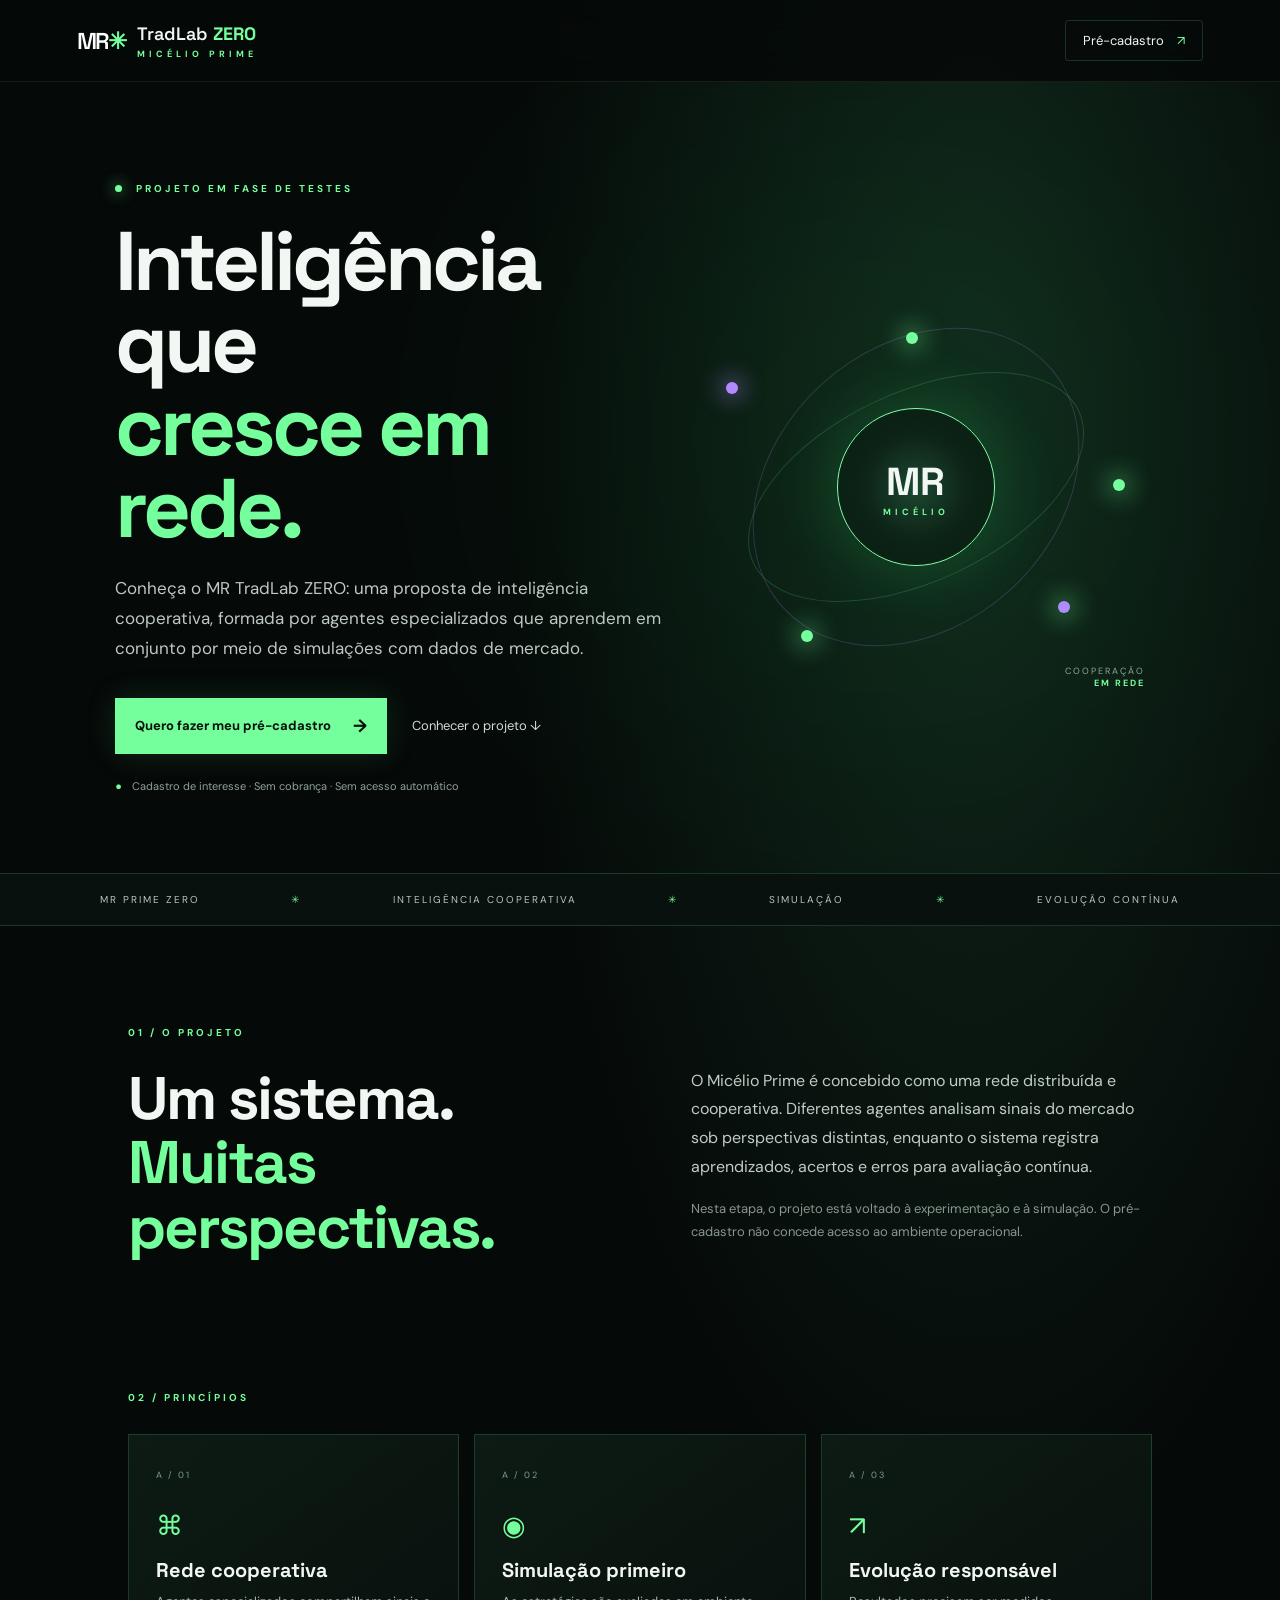
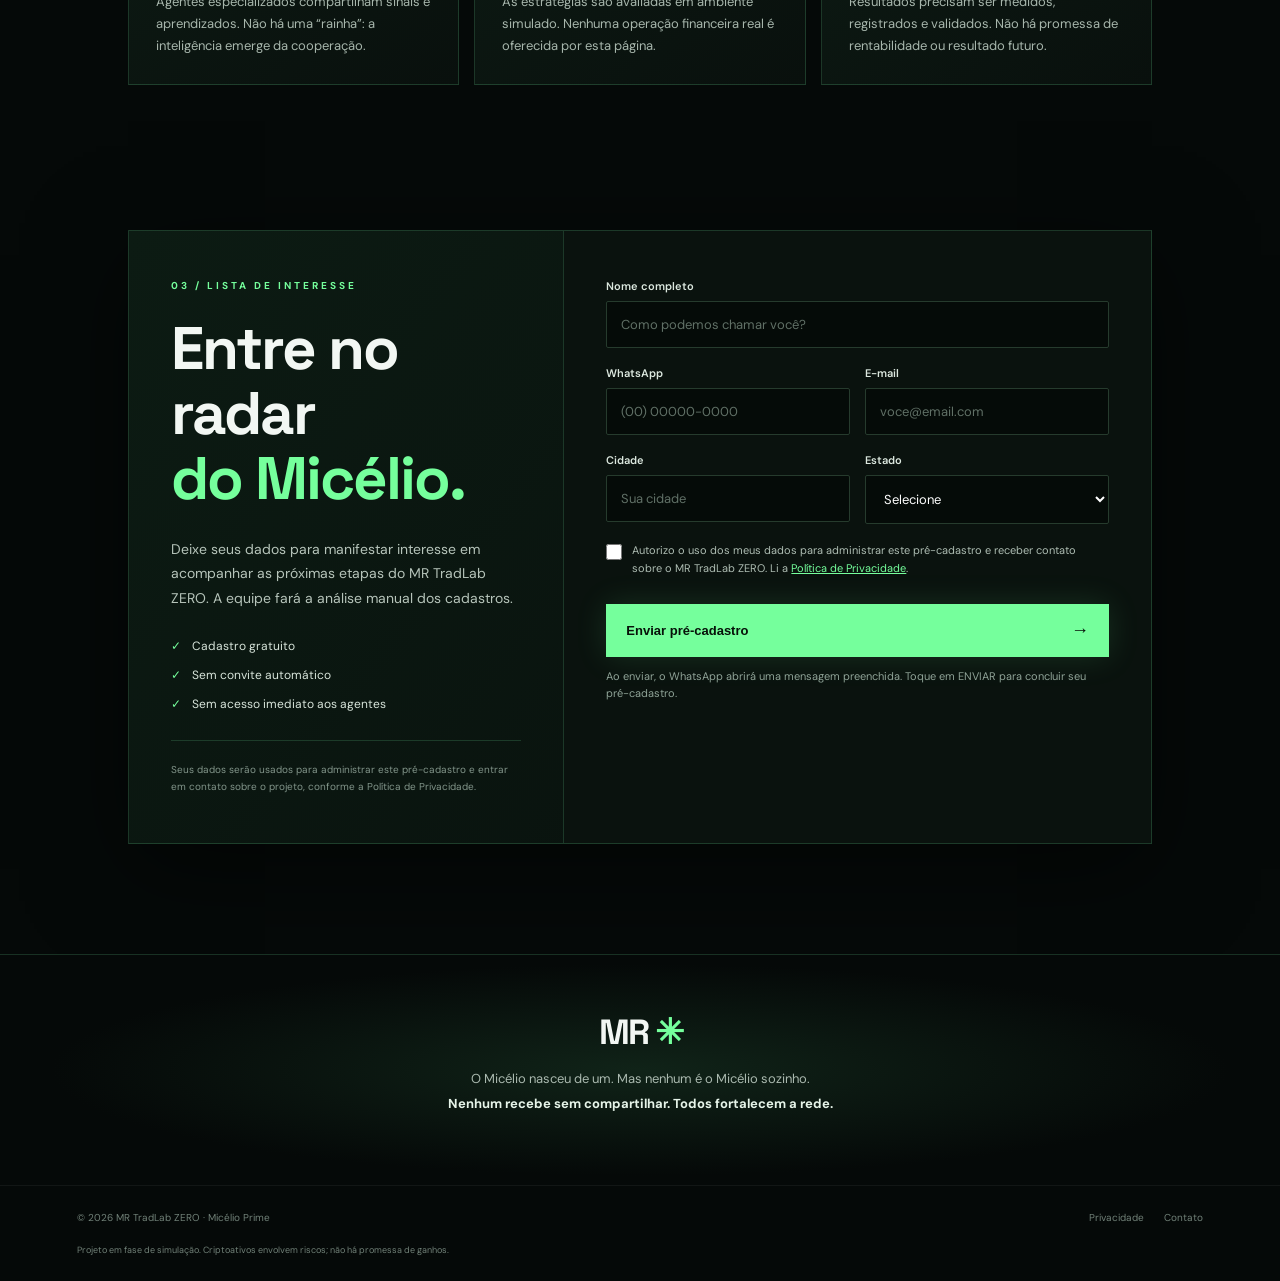
<file: index.html>
<!doctype html>
<html lang="pt-BR">
<head>
<meta charset="utf-8"><meta name="viewport" content="width=device-width,initial-scale=1">
<meta name="theme-color" content="#050a09">
<meta name="description" content="MR TradLab ZERO — Micélio Prime. Pré-cadastro para acompanhar um projeto de inteligência cooperativa em simulação de mercado.">
<title>MR TradLab ZERO | Micélio Prime</title>
<link rel="preconnect" href="https://fonts.googleapis.com"><link rel="preconnect" href="https://fonts.gstatic.com" crossorigin>
<link href="https://fonts.googleapis.com/css2?family=DM+Sans:wght@400;500;600;700&family=Space+Grotesk:wght@400;500;600;700&display=swap" rel="stylesheet">
<link rel="stylesheet" href="styles.css">
</head>
<body>
<header class="topbar"><a class="brand" href="#inicio" aria-label="MR TradLab ZERO início"><span class="brand-mark">MR<span>✳</span></span><span>TradLab <b>ZERO</b><small>MICÉLIO PRIME</small></span></a><a class="nav-cta" href="#cadastro">Pré-cadastro <span>↗</span></a></header>
<main>
<section class="hero" id="inicio">
<div class="hero-glow"></div><div class="hero-copy">
<div class="eyebrow"><i></i> PROJETO EM FASE DE TESTES</div>
<h1>Inteligência que<br><em>cresce em rede.</em></h1>
<p class="lead">Conheça o MR TradLab ZERO: uma proposta de inteligência cooperativa, formada por agentes especializados que aprendem em conjunto por meio de simulações com dados de mercado.</p>
<div class="hero-actions"><a class="button primary" href="#cadastro">Quero fazer meu pré-cadastro <span>→</span></a><a class="text-link" href="#projeto">Conhecer o projeto ↓</a></div>
<div class="trust-line"><span>●</span> Cadastro de interesse · Sem cobrança · Sem acesso automático</div>
</div>
<div class="network-art" aria-hidden="true"><div class="orbit orbit-a"></div><div class="orbit orbit-b"></div><div class="core"><span>MR</span><small>MICÉLIO</small></div><i class="node n1"></i><i class="node n2"></i><i class="node n3"></i><i class="node n4"></i><i class="node n5"></i><div class="art-label">COOPERAÇÃO<br><b>EM REDE</b></div></div>
</section>
<section class="ticker"><span>MR PRIME ZERO</span><i>✳</i><span>INTELIGÊNCIA COOPERATIVA</span><i>✳</i><span>SIMULAÇÃO</span><i>✳</i><span>EVOLUÇÃO CONTÍNUA</span></section>
<section class="section intro" id="projeto"><div class="section-kicker">01 / O PROJETO</div><div class="intro-grid"><h2>Um sistema.<br><em>Muitas perspectivas.</em></h2><div><p>O Micélio Prime é concebido como uma rede distribuída e cooperativa. Diferentes agentes analisam sinais do mercado sob perspectivas distintas, enquanto o sistema registra aprendizados, acertos e erros para avaliação contínua.</p><p class="muted">Nesta etapa, o projeto está voltado à experimentação e à simulação. O pré-cadastro não concede acesso ao ambiente operacional.</p></div></div></section>
<section class="section pillars"><div class="section-kicker">02 / PRINCÍPIOS</div><div class="cards">
<article class="info-card"><span class="card-index">A / 01</span><div class="card-icon">⌘</div><h3>Rede cooperativa</h3><p>Agentes especializados compartilham sinais e aprendizados. Não há uma “rainha”: a inteligência emerge da cooperação.</p></article>
<article class="info-card"><span class="card-index">A / 02</span><div class="card-icon">◉</div><h3>Simulação primeiro</h3><p>As estratégias são avaliadas em ambiente simulado. Nenhuma operação financeira real é oferecida por esta página.</p></article>
<article class="info-card"><span class="card-index">A / 03</span><div class="card-icon">↗</div><h3>Evolução responsável</h3><p>Resultados precisam ser medidos, registrados e validados. Não há promessa de rentabilidade ou resultado futuro.</p></article>
</div></section>
<section class="section signup" id="cadastro"><div class="signup-panel"><div class="signup-copy"><div class="section-kicker">03 / LISTA DE INTERESSE</div><h2>Entre no radar<br><em>do Micélio.</em></h2><p>Deixe seus dados para manifestar interesse em acompanhar as próximas etapas do MR TradLab ZERO. A equipe fará a análise manual dos cadastros.</p><ul><li>Cadastro gratuito</li><li>Sem convite automático</li><li>Sem acesso imediato aos agentes</li></ul><div class="privacy-note">Seus dados serão usados para administrar este pré-cadastro e entrar em contato sobre o projeto, conforme a Política de Privacidade.</div></div>
<form id="lead-form" class="form">
<label>Nome completo<input name="name" autocomplete="name" minlength="2" maxlength="120" required placeholder="Como podemos chamar você?"></label>
<div class="form-row"><label>WhatsApp<input name="whatsapp" autocomplete="tel" inputmode="tel" maxlength="20" required placeholder="(00) 00000-0000"></label><label>E-mail<input name="email" type="email" autocomplete="email" maxlength="180" required placeholder="voce@email.com"></label></div>
<div class="form-row"><label>Cidade<input name="city" autocomplete="address-level2" maxlength="100" required placeholder="Sua cidade"></label><label>Estado<select name="state" required><option value="">Selecione</option><option>AC</option><option>AL</option><option>AP</option><option>AM</option><option>BA</option><option>CE</option><option>DF</option><option>ES</option><option>GO</option><option>MA</option><option>MT</option><option>MS</option><option>MG</option><option>PA</option><option>PB</option><option>PR</option><option>PE</option><option>PI</option><option>RJ</option><option>RN</option><option>RS</option><option>RO</option><option>RR</option><option>SC</option><option>SP</option><option>SE</option><option>TO</option></select></label></div>
<label class="check"><input type="checkbox" name="consent" required><span>Autorizo o uso dos meus dados para administrar este pré-cadastro e receber contato sobre o MR TradLab ZERO. Li a <a href="privacy.html" target="_blank" rel="noopener">Política de Privacidade</a>.</span></label>
<div class="hp" aria-hidden="true"><label>Não preencher<input name="website" tabindex="-1" autocomplete="off"></label></div>
<button class="button primary submit" type="submit">Enviar pré-cadastro <span>→</span></button>
<p id="form-status" class="form-status" role="status" aria-live="polite">Ao enviar, o WhatsApp abrirá uma mensagem preenchida. Toque em ENVIAR para concluir seu pré-cadastro.</p>
</form></div></section>
<section class="closing"><div class="closing-mark">MR <span>✳</span></div><p>O Micélio nasceu de um. Mas nenhum é o Micélio sozinho.<br><b>Nenhum recebe sem compartilhar. Todos fortalecem a rede.</b></p></section>
</main>
<footer><span>© <span id="year"></span> MR TradLab ZERO · Micélio Prime</span><div><a href="privacy.html">Privacidade</a><a href="mailto:contato@mrtradlab.com">Contato</a></div><small>Projeto em fase de simulação. Criptoativos envolvem riscos; não há promessa de ganhos.</small></footer>
<script src="config.js"></script><script type="module" src="app.js"></script>
</body></html>
</file>
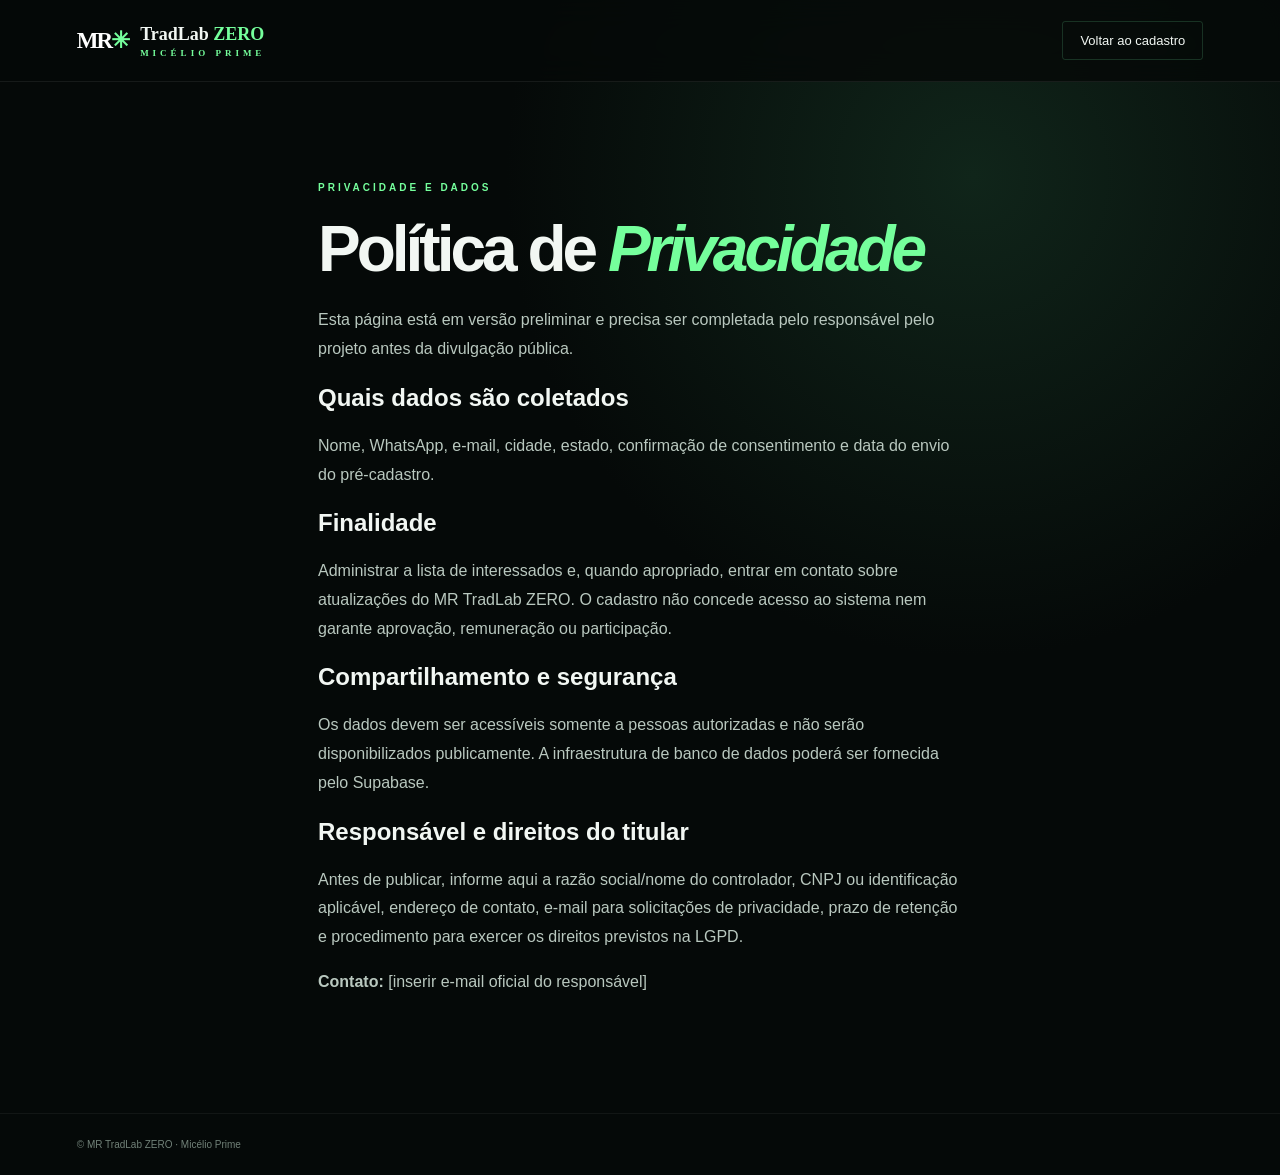
<file: privacy.html>
<!doctype html><html lang="pt-BR"><head><meta charset="utf-8"><meta name="viewport" content="width=device-width,initial-scale=1"><title>Privacidade | MR TradLab ZERO</title><link rel="stylesheet" href="styles.css"></head><body><header class="topbar"><a class="brand" href="index.html"><span class="brand-mark">MR<span>✳</span></span><span>TradLab <b>ZERO</b><small>MICÉLIO PRIME</small></span></a><a class="nav-cta" href="index.html#cadastro">Voltar ao cadastro</a></header><main class="section" style="max-width:900px;margin:auto"><div class="section-kicker">PRIVACIDADE E DADOS</div><h1 style="font-size:clamp(38px,6vw,64px)">Política de <em style="color:var(--green)">Privacidade</em></h1><p style="color:#b9c8bf;line-height:1.8">Esta página está em versão preliminar e precisa ser completada pelo responsável pelo projeto antes da divulgação pública.</p><h2>Quais dados são coletados</h2><p style="color:#b9c8bf;line-height:1.8">Nome, WhatsApp, e-mail, cidade, estado, confirmação de consentimento e data do envio do pré-cadastro.</p><h2>Finalidade</h2><p style="color:#b9c8bf;line-height:1.8">Administrar a lista de interessados e, quando apropriado, entrar em contato sobre atualizações do MR TradLab ZERO. O cadastro não concede acesso ao sistema nem garante aprovação, remuneração ou participação.</p><h2>Compartilhamento e segurança</h2><p style="color:#b9c8bf;line-height:1.8">Os dados devem ser acessíveis somente a pessoas autorizadas e não serão disponibilizados publicamente. A infraestrutura de banco de dados poderá ser fornecida pelo Supabase.</p><h2>Responsável e direitos do titular</h2><p style="color:#b9c8bf;line-height:1.8">Antes de publicar, informe aqui a razão social/nome do controlador, CNPJ ou identificação aplicável, endereço de contato, e-mail para solicitações de privacidade, prazo de retenção e procedimento para exercer os direitos previstos na LGPD.</p><p style="color:#b9c8bf;line-height:1.8"><b>Contato:</b> [inserir e-mail oficial do responsável]</p></main><footer>© MR TradLab ZERO · Micélio Prime</footer></body></html>
</file>
<file: styles.css>
:root{--bg:#050908;--panel:#0b1411;--line:rgba(125,255,174,.16);--green:#75ff9c;--mint:#b5ffd0;--violet:#b18aff;--text:#f2f7f3;--muted:#a4b3aa}*{box-sizing:border-box}html{scroll-behavior:smooth}body{margin:0;background:radial-gradient(ellipse at 76% 15%,#10251a 0,transparent 34%),var(--bg);color:var(--text);font-family:"DM Sans",sans-serif}a{color:inherit;text-decoration:none}.topbar{height:82px;padding:0 clamp(22px,6vw,92px);display:flex;align-items:center;justify-content:space-between;border-bottom:1px solid rgba(255,255,255,.07);position:relative;z-index:3;background:rgba(5,9,8,.82);backdrop-filter:blur(16px)}.brand{display:flex;align-items:center;gap:12px;font:600 18px "Space Grotesk"}.brand-mark{font-size:23px;letter-spacing:-2px;color:#fff}.brand-mark span,.closing-mark span{color:var(--green)}.brand b{color:var(--green)}.brand small{display:block;font:700 9px "DM Sans";letter-spacing:4px;color:var(--green);margin-top:3px}.nav-cta{border:1px solid var(--line);padding:11px 17px;border-radius:3px;font-size:13px}.nav-cta span{color:var(--green);margin-left:10px}.hero{min-height:620px;padding:100px clamp(22px,9vw,140px) 80px;display:grid;grid-template-columns:1.05fr .95fr;align-items:center;position:relative;overflow:hidden}.hero-glow{position:absolute;width:580px;height:580px;border-radius:50%;background:#20d75a;filter:blur(170px);opacity:.09;right:8%;top:8%}.hero-copy{position:relative;z-index:1;max-width:650px}.eyebrow,.section-kicker{font-size:10px;letter-spacing:3px;font-weight:700;color:var(--green)}.eyebrow i{display:inline-block;width:7px;height:7px;border-radius:50%;background:var(--green);box-shadow:0 0 15px var(--green);margin-right:9px}h1,h2,h3{font-family:"Space Grotesk",sans-serif}h1{font-size:clamp(48px,6.5vw,86px);line-height:.99;letter-spacing:-4px;margin:25px 0}.hero h1 em,h2 em{font-style:normal;color:var(--green)}.lead{font-size:17px;line-height:1.75;color:#bdc9c1;max-width:570px}.hero-actions{display:flex;align-items:center;gap:25px;margin-top:34px;flex-wrap:wrap}.button{display:inline-flex;align-items:center;justify-content:space-between;gap:22px;border:0;padding:16px 20px;font-weight:700;font-size:13px;cursor:pointer}.primary{background:var(--green);color:#071109;box-shadow:0 0 32px rgba(117,255,156,.13)}.primary span{font-size:18px}.text-link{font-size:13px;color:#d0ddd4}.trust-line{font-size:11px;color:#91a197;margin-top:25px}.trust-line span{color:var(--green);margin-right:7px}.network-art{height:420px;position:relative;display:grid;place-items:center}.core{width:158px;height:158px;border-radius:50%;display:flex;flex-direction:column;align-items:center;justify-content:center;border:1px solid #83ffac;background:radial-gradient(circle,#1b4930,#08120d 68%);box-shadow:0 0 70px #35ff7c35,inset 0 0 35px #35ff7c25;z-index:1;font:700 39px "Space Grotesk"}.core small{font:700 9px "DM Sans";letter-spacing:4px;color:var(--green)}.orbit{position:absolute;border:1px solid #6dffa52c;border-radius:50%;transform:rotate(-25deg)}.orbit-a{width:360px;height:190px}.orbit-b{width:280px;height:360px;transform:rotate(48deg);border-color:#b18aff35}.node{position:absolute;width:12px;height:12px;border-radius:50%;background:var(--green);box-shadow:0 0 23px 6px #75ff9c66}.n1{top:55px;left:48%}.n2{right:8%;top:48%}.n3{bottom:55px;left:27%}.n4{top:25%;left:12%;background:var(--violet);box-shadow:0 0 22px 6px #b18aff66}.n5{bottom:20%;right:19%;background:var(--violet)}.art-label{position:absolute;bottom:8px;right:4%;font-size:9px;letter-spacing:2px;color:#8da99a;text-align:right}.art-label b{color:var(--green)}.ticker{display:flex;justify-content:space-around;gap:20px;flex-wrap:wrap;padding:19px 5%;border-block:1px solid var(--line);background:#08110d;font-size:10px;letter-spacing:2px;color:#b7c8bd}.ticker i{font-style:normal;color:var(--green)}.section{padding:100px clamp(22px,10vw,150px)}.intro-grid{display:grid;grid-template-columns:1fr 1fr;gap:10%;margin-top:28px}.intro h2,.signup h2{font-size:clamp(38px,5vw,60px);letter-spacing:-2px;line-height:1.08;margin:0}.intro-grid p{color:#c0ccc4;line-height:1.8;margin:0 0 15px}.intro-grid .muted{color:#87978d;font-size:13px}.pillars{padding-top:30px}.cards{display:grid;grid-template-columns:repeat(3,1fr);gap:15px;margin-top:30px}.info-card{padding:27px;background:linear-gradient(145deg,#0d1b14,#09100d);border:1px solid var(--line);min-height:240px}.card-index{font-size:9px;letter-spacing:2px;color:#7e9b89}.card-icon{font-size:27px;color:var(--green);margin-top:25px}.info-card h3{font-size:20px;margin:14px 0 8px}.info-card p{font-size:13px;line-height:1.7;color:#a7b6ac;margin:0}.signup{padding-top:45px;padding-bottom:110px}.signup-panel{display:grid;grid-template-columns:.85fr 1.15fr;border:1px solid var(--line);background:linear-gradient(130deg,#0c1b13,#080f0c);box-shadow:0 25px 90px #0008}.signup-copy{padding:48px 42px}.signup-copy h2{margin:25px 0}.signup-copy>p{font-size:14px;line-height:1.75;color:#b6c4ba}.signup-copy ul{list-style:none;padding:0;margin:28px 0}.signup-copy li{font-size:12px;color:#d7e4da;margin:13px 0}.signup-copy li:before{content:"✓";color:var(--green);margin-right:11px}.privacy-note{font-size:10px;line-height:1.7;color:#82958a;border-top:1px solid var(--line);padding-top:20px}.form{padding:48px 42px;background:#0a120e;border-left:1px solid var(--line)}.form label{display:block;font-size:11px;font-weight:600;color:#dce8df;margin-bottom:18px}.form input,.form select{width:100%;margin-top:8px;background:#050b08;border:1px solid #263b2d;border-radius:2px;padding:14px;color:white;font:13px "DM Sans";outline:none}.form input:focus,.form select:focus{border-color:var(--green);box-shadow:0 0 0 2px #75ff9c18}.form input::placeholder{color:#607066}.form-row{display:grid;grid-template-columns:1fr 1fr;gap:15px}.form .check{display:flex;align-items:flex-start;gap:10px;font-weight:400;line-height:1.6;color:#aebdb3}.check input{width:16px;height:16px;margin:2px 0 0;flex:none;accent-color:var(--green)}.check a{color:var(--green);text-decoration:underline}.submit{width:100%;margin-top:8px}.form-status{font-size:11px;color:#8fa397;line-height:1.6}.form-status.error{color:#ff9e9e}.form-status.success{color:var(--green)}.hp{position:absolute;left:-10000px}.closing{text-align:center;padding:55px 20px;background:radial-gradient(ellipse at center,#102318,#050908 65%);border-top:1px solid var(--line)}.closing-mark{font:700 35px "Space Grotesk";letter-spacing:-2px}.closing p{font-size:13px;line-height:1.9;color:#aab9af}.closing b{color:#e6f4e9}footer{padding:25px clamp(22px,6vw,92px);display:flex;gap:20px;align-items:center;justify-content:space-between;flex-wrap:wrap;color:#718178;font-size:10px;border-top:1px solid #ffffff0d}footer div{display:flex;gap:20px}footer small{width:100%;font-size:9px}@media(max-width:800px){.hero{grid-template-columns:1fr;padding-top:75px;min-height:auto}.network-art{height:310px;margin-top:20px}.intro-grid,.signup-panel{grid-template-columns:1fr;gap:28px}.cards{grid-template-columns:1fr}.signup-copy{padding:35px 26px 10px}.form{padding:30px 26px;border-left:0;border-top:1px solid var(--line)}.section{padding:75px 22px}.pillars{padding-top:10px}.hero h1{letter-spacing:-2px}.ticker{justify-content:center}.ticker span:nth-of-type(n+3),.ticker i:nth-of-type(n+2){display:none}}@media(max-width:430px){.form-row{grid-template-columns:1fr;gap:0}.hero-actions{align-items:flex-start;flex-direction:column}.topbar{height:70px}.brand{font-size:15px}.nav-cta{font-size:11px;padding:9px 11px}}
</file>
